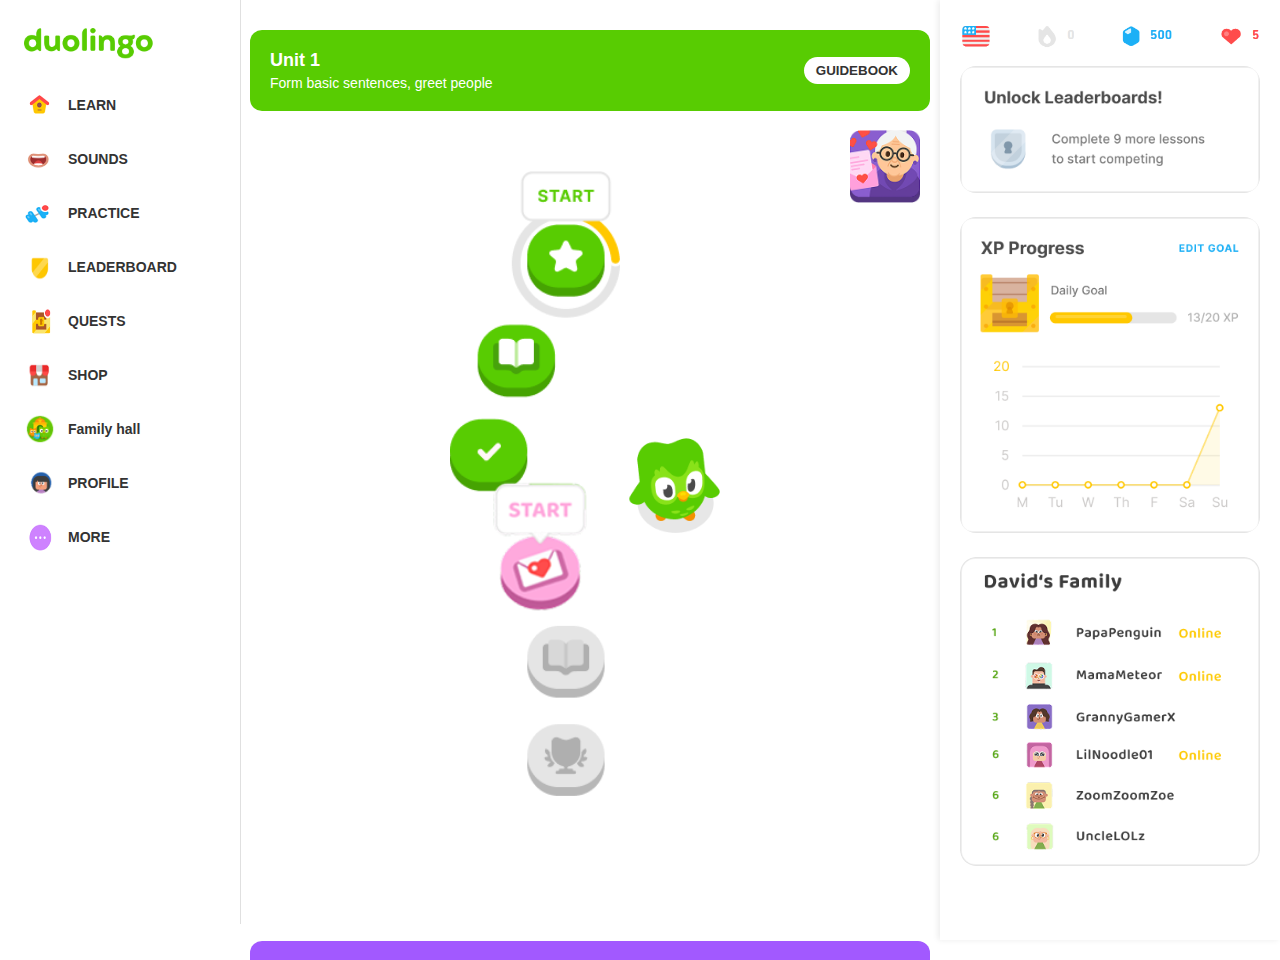
<file: index.html>
<!DOCTYPE html>
<html lang="en">
<head>
  <meta charset="UTF-8" />
  <meta name="viewport" content="width=device-width, initial-scale=1.0" />
  <title>Duolingo Senior - Learn</title>
  <link rel="stylesheet" href="landing.css" />
</head>
<body>
  <aside class="sidebar">
    <img src="duolingo.png" alt="Duolingo Logo" class="logo" />
    <ul>
      <li><img src="LEARN.png" /><span>LEARN</span></li>
      <li><img src="SOUNDS.png" /><span>SOUNDS</span></li>
      <li><img src="PRACTICE.png" /><span>PRACTICE</span></li>
      <li><img src="LEADERBOARD.png" /><span>LEADERBOARD</span></li>
      <li><img src="QUESTS.png" /><span>QUESTS</span></li>
      <li><img src="shop.png" /><span>SHOP</span></li>
      <li>
          <a href="family.html" class="sidebar-link">
          <img src="Family Hall.png" />
          <span>Family hall</span>
        </a>
      </li>

      <li><img src="PROFILE.png" /><span>PROFILE</span></li>
      <li><img src="More.png" /><span>MORE</span></li>
    </ul>
  </aside>

  <main class="learn-path">
    <section class="unit">
  <div class="unit-header green">
  <div>
    <h3>Unit 1</h3>
    <p>Form basic sentences, greet people</p>
  </div>
  <button class="guidebook">GUIDEBOOK</button>
</div>

<div class="granny-wrapper">
    <a href="photo-upload-page.html">
      <img src="granny.png" class="granny" />
    </a>
  </div>

  <div class="combo-duo-row">
    <div class="combo-container">
      <img src="combo.png" class="combo" />

      <!-- love-start 也改成包裹 a 標籤 -->
      <a href="game-page.html">
        <img src="love-start.png" class="love-start" />
      </a>
    </div>

    <img src="Duo the Owl.png" class="duo" />
  </div>
</section>


    <section class="unit">
  <div class="unit-header purple">
    <div>
      <h3>Unit 2</h3>
      <p>Get around in a city</p>
    </div>
    <button class="guidebook">GUIDEBOOK</button>
  </div>

  <!-- combo2 插入點 -->
<div class="combo-with-characters">
  <img src="Character2.png" class="character character-left" />
  <img src="combo2.png" class="combo-img" />
  <img src="Character.png" class="character character-right" />
</div>


</section>


    <section class="unit">
  <div class="unit-header teal">
    <div>
      <h3>Unit 3</h3>
      <p>Order food and drink</p>
    </div>
    <button class="guidebook">GUIDEBOOK</button>
  </div>

  <!-- combo3 插入點 -->
  
<div class="combo-with-characters">
  <img src="Character3.png" class="character character-left" />
  <img src="combo3.png" class="combo-img" />
  <img src="Character4.png" class="character character-right" />
</div>

  <div class="steps">
    
  </div>
</section>

  </main>

  <aside class="right-panel">
    <img src="right-header.png" alt="Right Header" class="right-header" />
    <img src="Leaderboards.png" alt="Unlock Leaderboards" class="right-box" />
    <img src="XP Progress.png" alt="XP Progress" class="right-box" />
    <img src="Group 2289.png" alt="David's Family" class="right-box" />
  </aside>
</body>
</html>
</file>
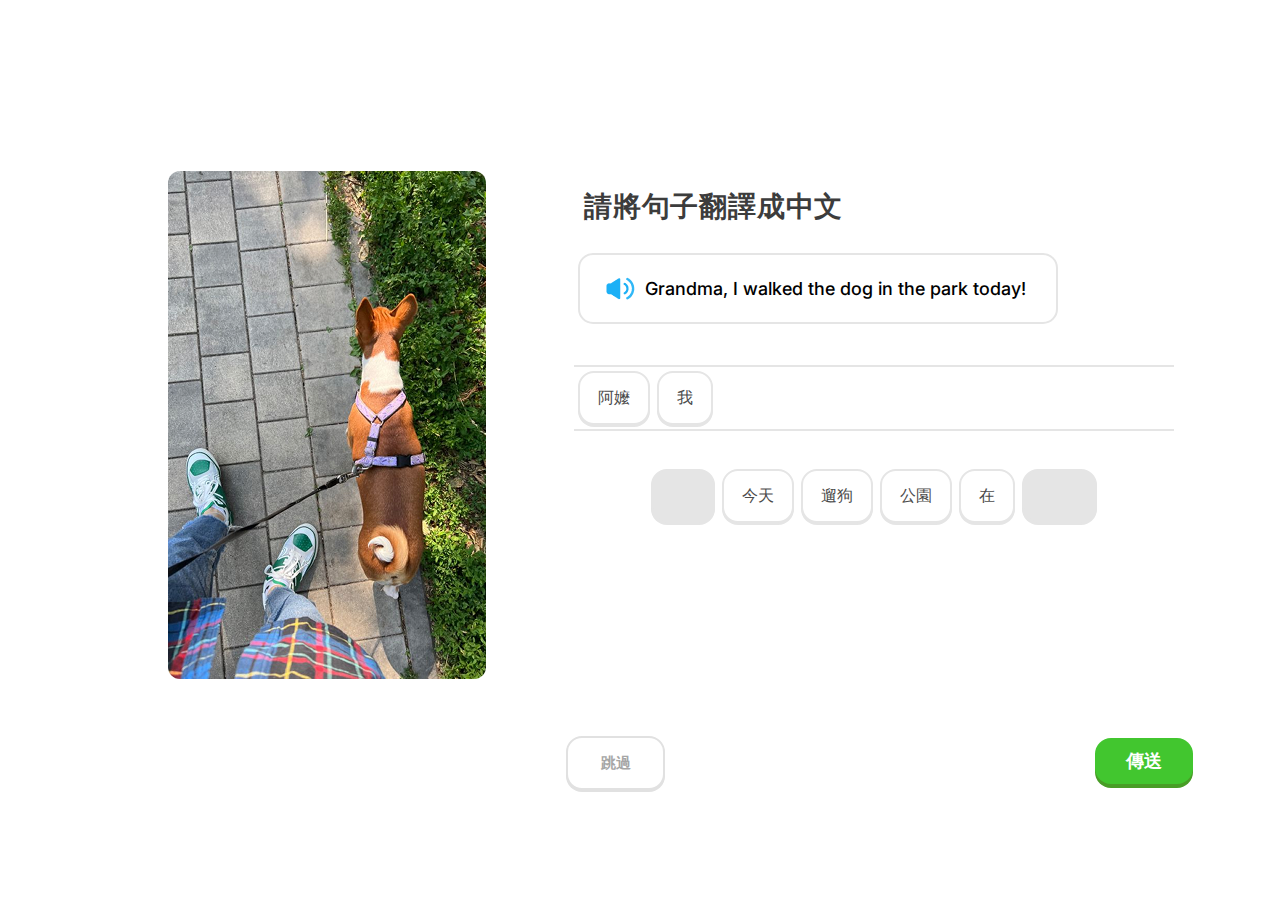
<file: game-page.html>
<!DOCTYPE html>
<html>

<head>
    <meta charset="utf-8">
    <meta name="viewport" content="initial-scale=1, width=device-width">
    <link rel="stylesheet" href="./game-page.css" />
    <link rel="stylesheet" href="https://fonts.googleapis.com/css2?family=Inter:wght@500;700&display=swap" />
</head>

<body>
    <div class="div">
        <div class="child">
        </div>
        <img class="div-icon" alt="" src="doggo.png">
        <div class="wrapper">
            <b class="send-button-text">傳送</b>
        </div>
        <div class="container">
            <b class="b">跳過</b>
        </div>
        <div class="parent">
            <b class="b2">請將句子翻譯成中文</b>
            <div class="answer-parent">
                <div class="answer">
                    <div class="answer1">
                        <div class="divider">
                        </div>
                        <div class="words">
                            <div class="word">
                                <div class="you">阿嬤</div>
                            </div>
                            <div class="word">
                                <div class="you">我</div>
                            </div>
                            <div class="word2">
                            </div>
                        </div>
                        <div class="divider">
                        </div>
                    </div>
                    <div class="choices">
                        <div class="word3">
                            <div class="you">the</div>
                        </div>
                        <div class="word">
                            <div class="you">今天</div>
                        </div>
                        <div class="word">
                            <div class="you">遛狗</div>
                        </div>
                        <div class="word">
                            <div class="you">公園</div>
                        </div>
                        <div class="word">
                            <div class="you">在</div>
                        </div>
                        <div class="word8">
                            <div class="you">man</div>
                        </div>
                    </div>
                </div>
                <div class="speech-bubble">
                    <img class="icon" alt="" src="Icon.png">
                    <div class="grandma-i-walked">Grandma, I walked the dog in the park today!</div>
                </div>
            </div>
        </div>
    </div>
</body>

</html>
</file>
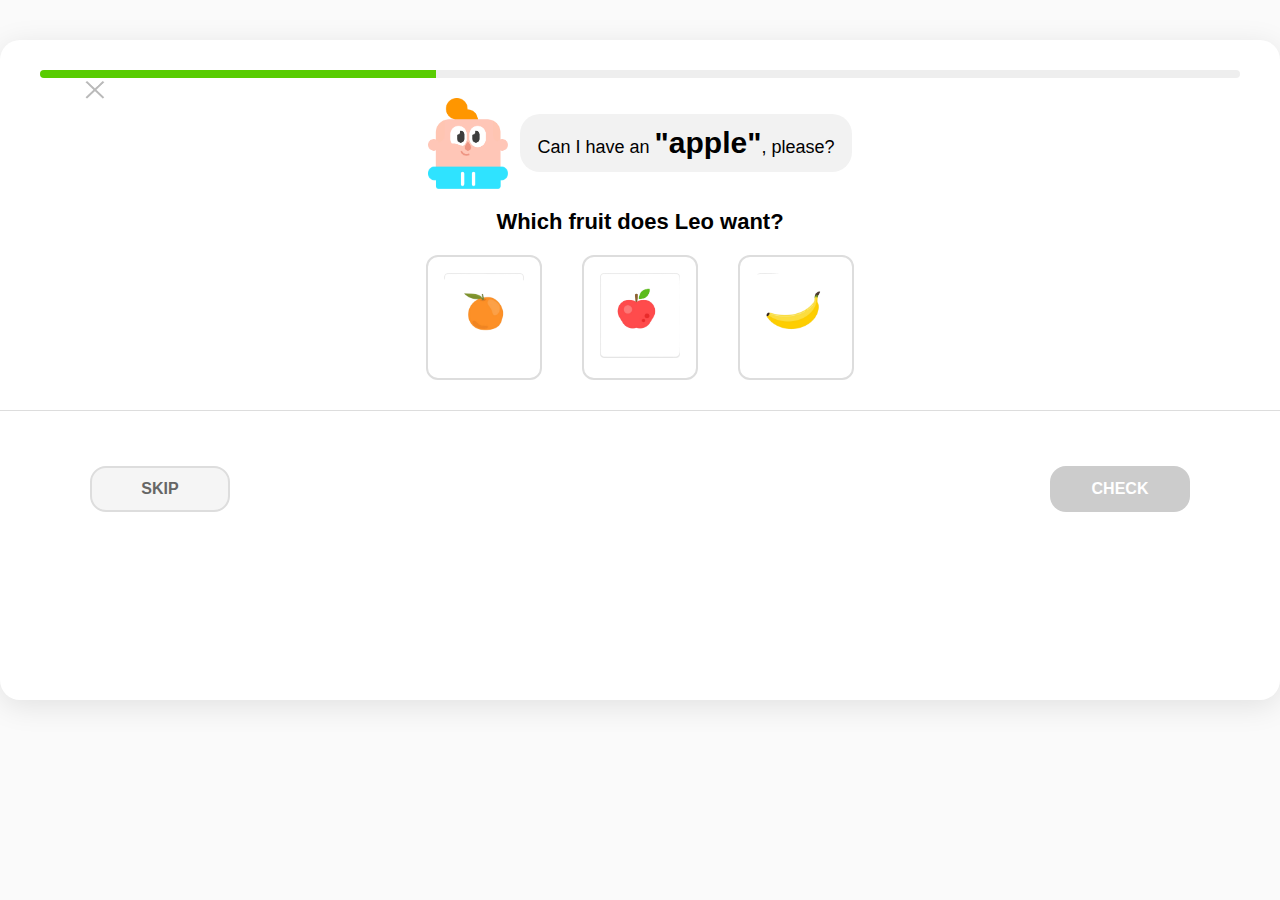
<file: quiz.html>
<!DOCTYPE html>
<html lang="en">
<head>
  <meta charset="UTF-8" />
  <meta name="viewport" content="width=device-width, initial-scale=1.0" />
  <title>Quiz</title>
  <link rel="stylesheet" href="quiz.css" />
</head>
<body>
  <div class="quiz-container">
    <a href="index.html" class="close-btn">
  <img src="close-button.png" alt="Close" />
</a>
    <div class="progress-bar">
      <div class="progress-fill"></div>
    </div>

    <div class="question-top">
      <img src="leo.png" alt="Leo" class="leo-icon" />
      <div class="bubble">Can I have an <strong>"apple"</strong>, please?</div>
    </div>

    <h2 class="quiz-title">Which fruit does Leo want?</h2>

    <div class="options">
      <div class="option" data-answer="orange">
        <img src="orange.png" alt="Orange" />
      </div>
      <div class="option" data-answer="apple">
        <img src="apple.png" alt="Apple" />
      </div>
      <div class="option" data-answer="banana">
        <img src="banana.png" alt="Banana" />
      </div>
    </div>

    <hr class="divider" />

<div class="bottom-area" id="bottom-area">
  <button class="btn-skip">SKIP</button>
  <button class="btn-check" id="check-btn" disabled>CHECK</button>
</div>

<div id="bottom-feedback"></div>

  </div>

  <script src="quiz.js"></script>
</body>
</html>
</file>
<file: landing.css>
body {
  font-family: Arial, sans-serif;
  margin: 0;
  background: #fff;
  display: flex;
}

/* --- Sidebar --- */
.sidebar {
  position: fixed;
  top: 0;
  left: 0;
  height: 100vh;
  width: 200px;
  border-right: 1px solid #e0e0e0;
  padding: 24px 16px 0 24px;
  background-color: #fff;
  z-index: 1000;
}

.sidebar .logo {
  width: 130px;
  margin-bottom: 30px;
  display: block;
}

.sidebar ul {
  list-style: none;
  padding: 0;
  margin: 0;
}

.sidebar ul li {
  display: flex;
  align-items: center;
  gap: 12px;
  margin-bottom: 22px;
  font-weight: bold;
  font-size: 14px;
  color: #333;
}

.sidebar ul li img {
  width: 32px;
  height: 32px;
}

/* --- Main Path --- */
.learn-path {
  margin-left: 220px;
  margin-right: 320px;
  padding: 30px;
  flex: 1;
  overflow-x: hidden;
  overflow-y: auto;
  max-height: 100vh;
}

.unit {
  margin-bottom: 140px;
}

.unit-header {
  position: relative;
  border-radius: 12px;
  color: #fff;
  padding: 20px;
  display: flex;
  justify-content: space-between;
  align-items: center;
  font-size: 14px;
}

.unit-header.green { background-color: #58cc02; }
.unit-header.purple { background-color: #a259ff; }
.unit-header.teal { background-color: #00bfa6; }

.unit-header h3 {
  margin: 0 0 4px;
  font-size: 18px;
}

.unit-header p {
  margin: 0;
  font-size: 14px;
}

.guidebook {
  background: #fff;
  border: none;
  padding: 6px 12px;
  border-radius: 20px;
  font-weight: bold;
  color: #333;
  cursor: pointer;
  
}

/* --- granny 圖片固定在 guidebook 右下角 --- */


/* --- combo + duo 並排 --- */
.combo-duo-row {
  display: flex;
  justify-content: center;   /* 水平置中 */
  align-items: center;
  gap: -20px;                 /* duo 與 combo 的距離 */
  margin-top: 60px;
  width: 100%;
}
.combo {
  width: 170px;
  position: relative;
  left: 70px; /* 調整這個數值達到視覺置中 */
}


.duo {
  width: 250px;
  height: auto;
  margin: 0;
}

.combo-img {
  display: block;
  margin: 60px auto; /* 垂直間距與置中對齊 */
}


/* --- Unit Steps Node --- */
.steps {
  display: flex;
  gap: 12px;
  margin-top: 16px;
  align-items: center;
}

.node {
  font-size: 24px;
  background: #eee;
  border-radius: 50%;
  width: 44px;
  height: 44px;
  display: flex;
  align-items: center;
  justify-content: center;
}

/* --- Right Panel --- */
.right-panel {
  position: fixed;
  right: 0;
  top: 0;
  width: 300px;
  height: 100vh;
  background: #fff;
  padding: 20px;
  box-shadow: -2px 0 6px rgba(0, 0, 0, 0.08);
  overflow-y: auto;
}

.right-box {
  width: 100%;
  margin-bottom: 20px;
  border-radius: 16px;
  background-color: #fff;
  object-fit: contain;
}
.right-header {
  width: 100%;
  margin-bottom: 10px;
  object-fit: contain;
}


.combo-duo-row {
  display: flex;
  justify-content: center;
  align-items: center;
  margin-top: 60px;
  width: 100%;
  position: relative;
}

/* combo 包一層以便讓 love-start 絕對定位 */
.combo-container {
  position: relative;
  width: 170px;
}

/* combo 原本設定保留 */
.combo {
  width: 170px;
}

/* love-start 疊在 combo 上缺口 */
.love-start {
  position: absolute;
  top: 300px;   /* 根據視覺微調上下 */
  left: 105px;   /* 根據視覺微調左右 */
  width: 110px;
  z-index: 2;
}

.combo-with-characters {
  display: flex;
  align-items: center;
  justify-content: center;
  gap: -10px;   /* 左右間距可調整 */
  margin: 40px 0;  /* 控制與上下單元距離 */
}

.character {
  width: 250px;
  height: auto;
}

.character-left {
  margin-top: -100px;   /* 往上移動 */
}

.character-right {
  transform: translateY(400px);  /* 往下移動 */
}

.duo {
  width: 250px;
  height: auto;
  animation: spin 2s linear infinite; /* 自動旋轉 */
}

@keyframes spin {
  0% { transform: rotate(0deg); }
  100% { transform: rotate(360deg); }
}

.granny-outside {
  position: absolute;
  top: 130px;     /* 從 unit 區塊頂部下來的距離 */
  right: 370px;   /* 從右邊往內推的距離 */
  width: 70px;
  z-index: 10;
}

.unit {
  position: relative;
}

.granny-wrapper {
  position: absolute;
  top: 100px;
  right: 10px;
}

.granny {
  width: 70px;
}

.sidebar-link {
  display: flex;
  align-items: center;
  gap: 12px;
  text-decoration: none; /* ✅ 移除底線 */
  color: #333;
  font-weight: bold;
  font-size: 14px;
}
</file>
<file: game-page.css>
.child {
    position: absolute;
    top: 0px;
    left: 0px;
    background-color: #fff;
    width: 1280px;
    height: 832px;
}
.div-icon {
    position: absolute;
    top: 163px;
    left: 160px;
    border-radius: 12px;
    width: 318px; /* Set the width */
    height: 508px;
    object-fit: cover;
}
.b2 {
    position: relative;
    letter-spacing: 0.8px;
    line-height: 18px;
    left: 10px;
}
.wrapper {
    position: absolute;
    height: 5.53%;
    width: 7.73%;
    top: 87.74%;
    right: 6.25%;
    bottom: 6.73%;
    left: 86.02%;
    box-shadow: 0px 4px 0px #489d26;
    border-radius: 16px;
    background-color: #42c62f;
    display: flex;
    flex-direction: row;
    align-items: center;
    justify-content: center;
    padding: 14px 47px;
    box-sizing: border-box;
    text-align: center;
}
.container {
    position: absolute;
    top: calc(50% + 312px);
    left: calc(50% - 74px);
    box-shadow: 0px 2px 0px #e1e1e1;
    border-radius: 16px;
    background-color: #fff;
    border: 2px solid #e1e1e1;
    box-sizing: border-box;
    width: 99px;
    display: flex;
    flex-direction: row;
    align-items: center;
    justify-content: center;
    padding: 15px 18px;
    color: #a6a6a6;
}
.b2 {
    letter-spacing: 0.8px;
    line-height: 40px;
    left: 10px;
}

.divider {
    width: 600px;
    position: relative;
    background-color: #e5e5e5;
    height: 2px;
}
.you {
    position: relative;
    line-height: 21.85px;
    font-weight: 500;
}
.word {
    box-shadow: 0px 2px 0px #e5e5e5;
    border-radius: 16px;
    background-color: #fff;
    border: 2px solid #e5e5e5;
    display: flex;
    flex-direction: row;
    align-items: flex-start;
    justify-content: flex-start;
    padding: 14px 18px;
}
.word2 {
    width: 64px;
    box-shadow: 0px 2px 0px #e5e5e5;
    border-radius: 16px;
    background-color: #fff;
    border: 2px solid #e5e5e5;
    box-sizing: border-box;
    height: 50px;
    display: none;
}
.words {
    display: flex;
    flex-direction: row;
    align-items: flex-start;
    justify-content: flex-start;
    padding: 0px 0px 0px 4px;
    gap: 7px;
}
.answer1 {
    display: flex;
    flex-direction: column;
    align-items: flex-start;
    justify-content: flex-start;
    gap: 4px;
}
.word3 {
    box-shadow: 0px 2px 0px #e5e5e5;
    border-radius: 16px;
    background-color: #e5e5e5;
    border: 2px solid #e5e5e5;
    display: flex;
    flex-direction: row;
    align-items: flex-start;
    justify-content: flex-start;
    padding: 14px 18px;
    color: #e5e5e5;
}
.word8 {
    box-shadow: 0px 2px 0px #e5e5e5;
    border-radius: 16px;
    background-color: #e5e5e5;
    border: 2px solid #e5e5e5;
    display: flex;
    flex-direction: row;
    align-items: flex-start;
    justify-content: flex-start;
    padding: 14px 18px;
    font-size: 17px;
    color: #e5e5e5;
}
.choices {
    display: flex;
    flex-direction: row;
    align-items: center;
    justify-content: center;
    gap: 7px;
}
.answer {
    position: absolute;
    top: 112.06px;
    left: 0px;
    display: flex;
    flex-direction: column;
    align-items: center;
    justify-content: flex-start;
    gap: 38px;
}
.doggo {
    width: 29px;
    position: relative;
    height: 22px;
    overflow: hidden;
    flex-shrink: 0;
    object-fit: cover;
}
.grandma-i-walked {
    position: relative;
    line-height: 39px;
    font-weight: 500;
}
.speech-bubble {
    position: absolute;
    top: 0px;
    left: 4px;
    border-radius: 15px;
    background-color: #fff;
    border: 2px solid #e5e5e5;
    box-sizing: border-box;
    width: 480px;
    display: flex;
    flex-direction: row;
    align-items: center;
    justify-content: flex-start;
    padding: 14px 26px;
    gap: 10px;
    font-size: 18px;
    color: #000;
}
.answer-parent {
    position: absolute;
    top: 67px;
    left: 0px;
    width: 600px;
    height: 262.1px;
    font-size: 16px;
    color: #4b4b4b;
}
.parent {
    position: absolute;
    top: 178px;
    left: 566px;
    width: 600px;
    height: 329.1px;
    font-size: 28px;
    color: #3c3c3c;
}
.div {
    width: 100%;
    position: relative;
    height: 832px;
    text-align: left;
    font-size: 15px;
    color: #fefffe;
    font-family: Inter;
}

.send-button-text {
    position: relative; /* 取消絕對定位 */
    top: auto;
    left: auto;
    line-height: normal;
}

.send-button-text {
    white-space: nowrap;
    font-weight: bold;
    font-size: 18px;
    line-height: 1;
}
</file>
<file: quiz.css>
body {
  margin: 0;
  font-family: Arial, sans-serif;
  background-color: #fafafa;
  overflow-x: hidden;
}

.quiz-container {
  margin: 40px auto;
  background-color: #fff;
  padding: 30px;
  border-radius: 20px;
  box-shadow: 0 6px 30px rgba(0, 0, 0, 0.1);
  min-height: 600px; /* ✅ 新增這行 */
  padding-left: 40px;
  padding-right: 40px;
}

.progress-bar {
  height: 8px;
  background-color: #eee;
  border-radius: 10px;
  overflow: hidden;
  margin-bottom: 20px;
}

.progress-fill {
  width: 33%;
  height: 100%;
  background-color: #58cc02;
}

.question-top {
  display: flex;
  align-items: center;
  justify-content: center;
  gap: 12px;
  margin-bottom: 20px;
}

.leo-icon {
  width: 80px;
}

.bubble {
  background-color: #f2f2f2;
  padding: 12px 18px;
  border-radius: 20px;
  font-size: 18px;
}
.bubble strong {
  font-size: 30px; /* 可依照需求調整大小 */
}

.quiz-title {
  text-align: center;
  font-size: 22px;
  margin: 20px 0;
}

.options {
  display: flex;
  justify-content: center;
  gap: 40px;
  margin-bottom: 30px;
}

.option {
  border: 2px solid #ddd;
  border-radius: 12px;
  padding: 16px;
  cursor: pointer;
  transition: transform 0.2s ease, border-color 0.2s;
}

.option img {
  width: 80px;
  height: auto;
}

.option:hover {
  transform: scale(1.1);
}

.option.selected {
  background-color: #e6f6ff;
  border: 2px solid #00bfff;
}

.option.correct {
  background-color: #d4f8d4;
  border: 2px solid #58cc02;
}

.option.incorrect {
  background-color: #ffe6e6;
  border: 2px solid #ff4b4b;
}

.divider {
  border: none;
  border-top: 1px solid #ddd;
  width: 100vw;
  margin-left: calc(-50vw + 50%);
  margin-top: 20px;
  margin-bottom: 20px;
}

.bottom-area {
  display: flex;
  justify-content: center; /* 將按鈕們置中 */
  gap: 820px; /* 或你想要的距離 */
  margin-top: 55px;
}





.btn-skip, .btn-check {
  padding: 12px 26px;
  border-radius: 16px; /* ← 這裡改圓角 */
  font-size: 16px;
  width: 140px; /* ← 加上這行調寬度 */
  font-weight: 600;
}

.btn-skip {
  background-color: #f5f5f5;
  color: #666;
  border: 2px solid #ddd;
}

.btn-check {
  background-color: #ccc;
  color: white;
  cursor: not-allowed;
  border: none;            /* 確保沒框線 */
  outline: none !important; /* 移除焦點黑框 */
  box-shadow: none !important; /* 移除任何陰影 */
  -webkit-appearance: none; /* 移除瀏覽器預設樣式 */
}

.btn-check,
.btn-skip {
  transition: all 0.2s ease-in-out;
}

.btn-check:hover {
  filter: brightness(1.1); /* 提高亮度閃一下 */
}

.btn-skip:hover {
  filter: brightness(1.05);
}





.btn-check.enabled {
  background-color: #58cc02;
  cursor: pointer;
  outline: none;
  box-shadow: none;
}


/* 顯示結果時取代原本的下方區塊 */
.result-panel {
  width: 100%;
  padding: 30px;
  border-radius: 16px;
  display: flex;
  justify-content: space-between;
  align-items: center;
  margin-top: 20px;
}

.result-panel.correct {
  background-color: #d4f8d4;
}

.result-panel.incorrect {
  background-color: #ffe6e6;
}

.feedback-content {
  display: flex;
  align-items: center;
  gap: 16px;
}

.feedback-content .icon {
  width: 36px;
  height: 36px;
}




.btn-continue.green {
  background-color: #58cc02;
  color: white;
}

.btn-continue.red {
  background-color: #ff4b4b;
  color: white;
}
.result-panel.full-width {
  width: 100%;
  margin: 0;
  border-radius: 0 0 20px 20px;
  padding: 30px 60px;
  box-sizing: border-box;
}

.feedback-content {
  display: flex;
  justify-content: space-between;
  align-items: center;
}


/* 讓下方 feedback 區取代 bottom-area */
.result-panel.full-width {
  width: 100%;
  position: relative;
  left: 0;
  padding: 24px 40px;
  box-sizing: border-box;
  border-radius: 0 0 20px 20px;
  display: flex;
  justify-content: space-between;
  align-items: center;
  margin-top: 0;
}



.result-panel.correct {
  background-color: #d4f8d4;
}

.result-panel.incorrect {
  background-color: #ffe6e6;
}

.feedback-content {
  display: flex;
  align-items: center;
  gap: 16px;
  width: 100%;
  justify-content: space-between;
}

.result-text {
  font-size: 30px;
  font-weight: bold;
  color: #222;
}



.btn-continue.green {
  background-color: #58cc02;
  color: white;
}

.btn-continue.red {
  background-color: #ff4b4b;
  color: white;
}
.feedback-content .icon {
  width: 70px;
  height: 70px;
  object-fit: contain;
}
.btn-continue {
  font-weight: bold;
  padding: 14px 32px;
  border-radius: 18px; /* ✅ 這裡調整圓角 */
  font-size: 16px;
  border: none;
  width: 140px;         /* ✅ 可選：統一寬度 */
}

.btn-continue.green {
  background-color: #58cc02;
  color: white;
}

.btn-continue.red {
  background-color: #ff4b4b;
  color: white;
}

/* === Close Button 樣式 === */
.close-btn {
  position: absolute;
  top: 20px;
  left: 20px;
  z-index: 1000;
  transform: translateY(250%);
  left: 85px; /* ✅ 從進度條最左邊開始 */
}

.close-btn img {
  width: 20px;
  height: 20px;
  cursor: pointer;
}
</file>
